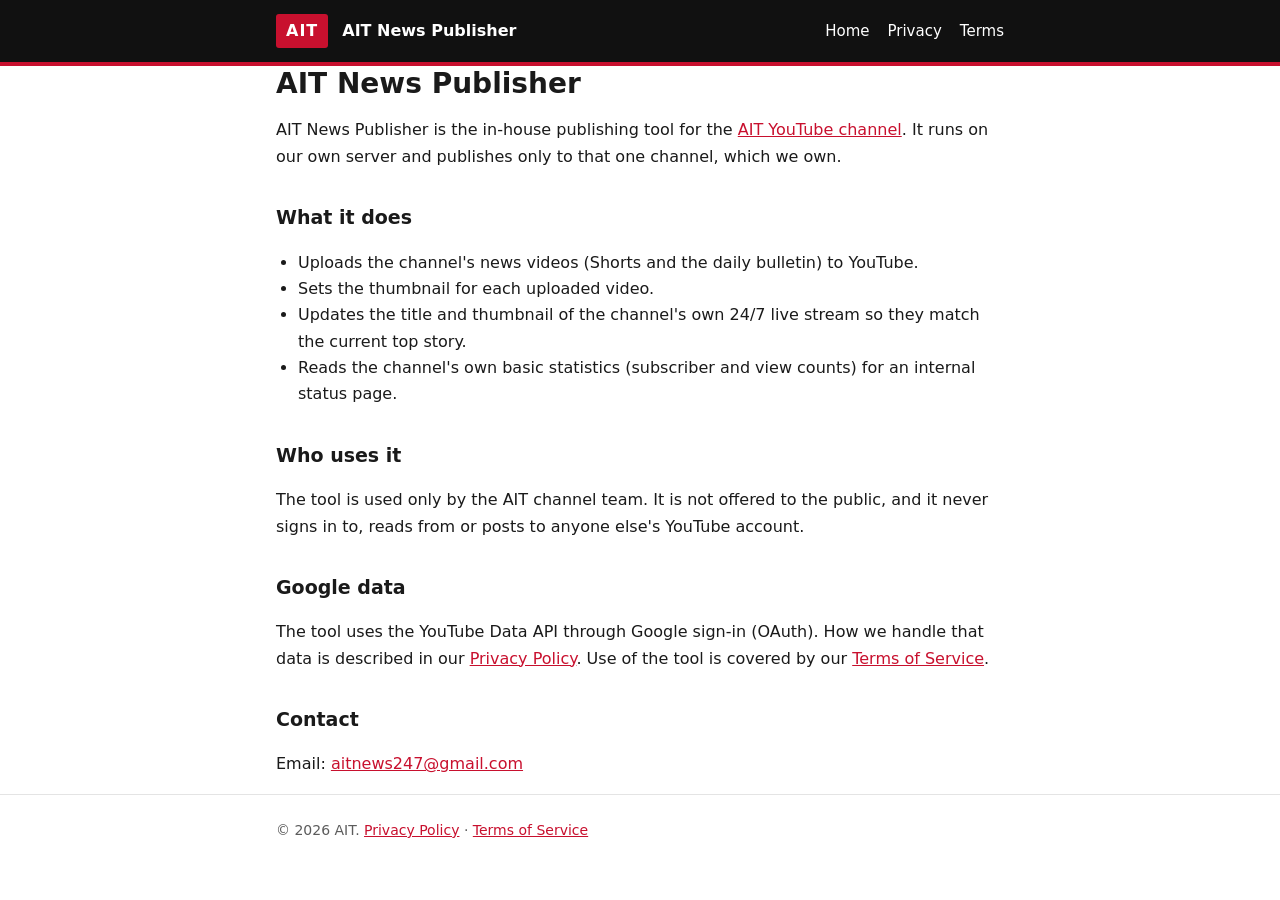
<file: index.html>
<!doctype html>
<html lang="en">
<head>
<meta charset="utf-8">
<meta name="viewport" content="width=device-width, initial-scale=1">
<title>AIT News Publisher</title>
<meta name="description" content="AIT News Publisher is the publishing tool for the AIT YouTube channel.">
<link rel="stylesheet" href="style.css">
</head>
<body>
<header><div class="wrap">
  <span class="logo">AIT</span><strong>AIT News Publisher</strong>
  <nav><a href="./">Home</a><a href="privacy.html">Privacy</a><a href="terms.html">Terms</a></nav>
</div></header>
<main class="wrap">
  <h1>AIT News Publisher</h1>
  <p>AIT News Publisher is the in-house publishing tool for the
  <a href="https://www.youtube.com/channel/UCHllDFuwvPAPGUkDrHXGpEg">AIT YouTube channel</a>.
  It runs on our own server and publishes only to that one channel, which we own.</p>

  <h2>What it does</h2>
  <ul>
    <li>Uploads the channel's news videos (Shorts and the daily bulletin) to YouTube.</li>
    <li>Sets the thumbnail for each uploaded video.</li>
    <li>Updates the title and thumbnail of the channel's own 24/7 live stream so they match the current top story.</li>
    <li>Reads the channel's own basic statistics (subscriber and view counts) for an internal status page.</li>
  </ul>

  <h2>Who uses it</h2>
  <p>The tool is used only by the AIT channel team. It is not offered to the public, and it never
  signs in to, reads from or posts to anyone else's YouTube account.</p>

  <h2>Google data</h2>
  <p>The tool uses the YouTube Data API through Google sign-in (OAuth). How we handle that data is described in
  our <a href="privacy.html">Privacy Policy</a>. Use of the tool is covered by our <a href="terms.html">Terms of Service</a>.</p>

  <h2>Contact</h2>
  <p>Email: <a href="mailto:aitnews247@gmail.com">aitnews247@gmail.com</a></p>
</main>
<footer><div class="wrap">
  <p>© 2026 AIT. <a href="privacy.html">Privacy Policy</a> · <a href="terms.html">Terms of Service</a></p>
</div></footer>
</body>
</html>
</file>
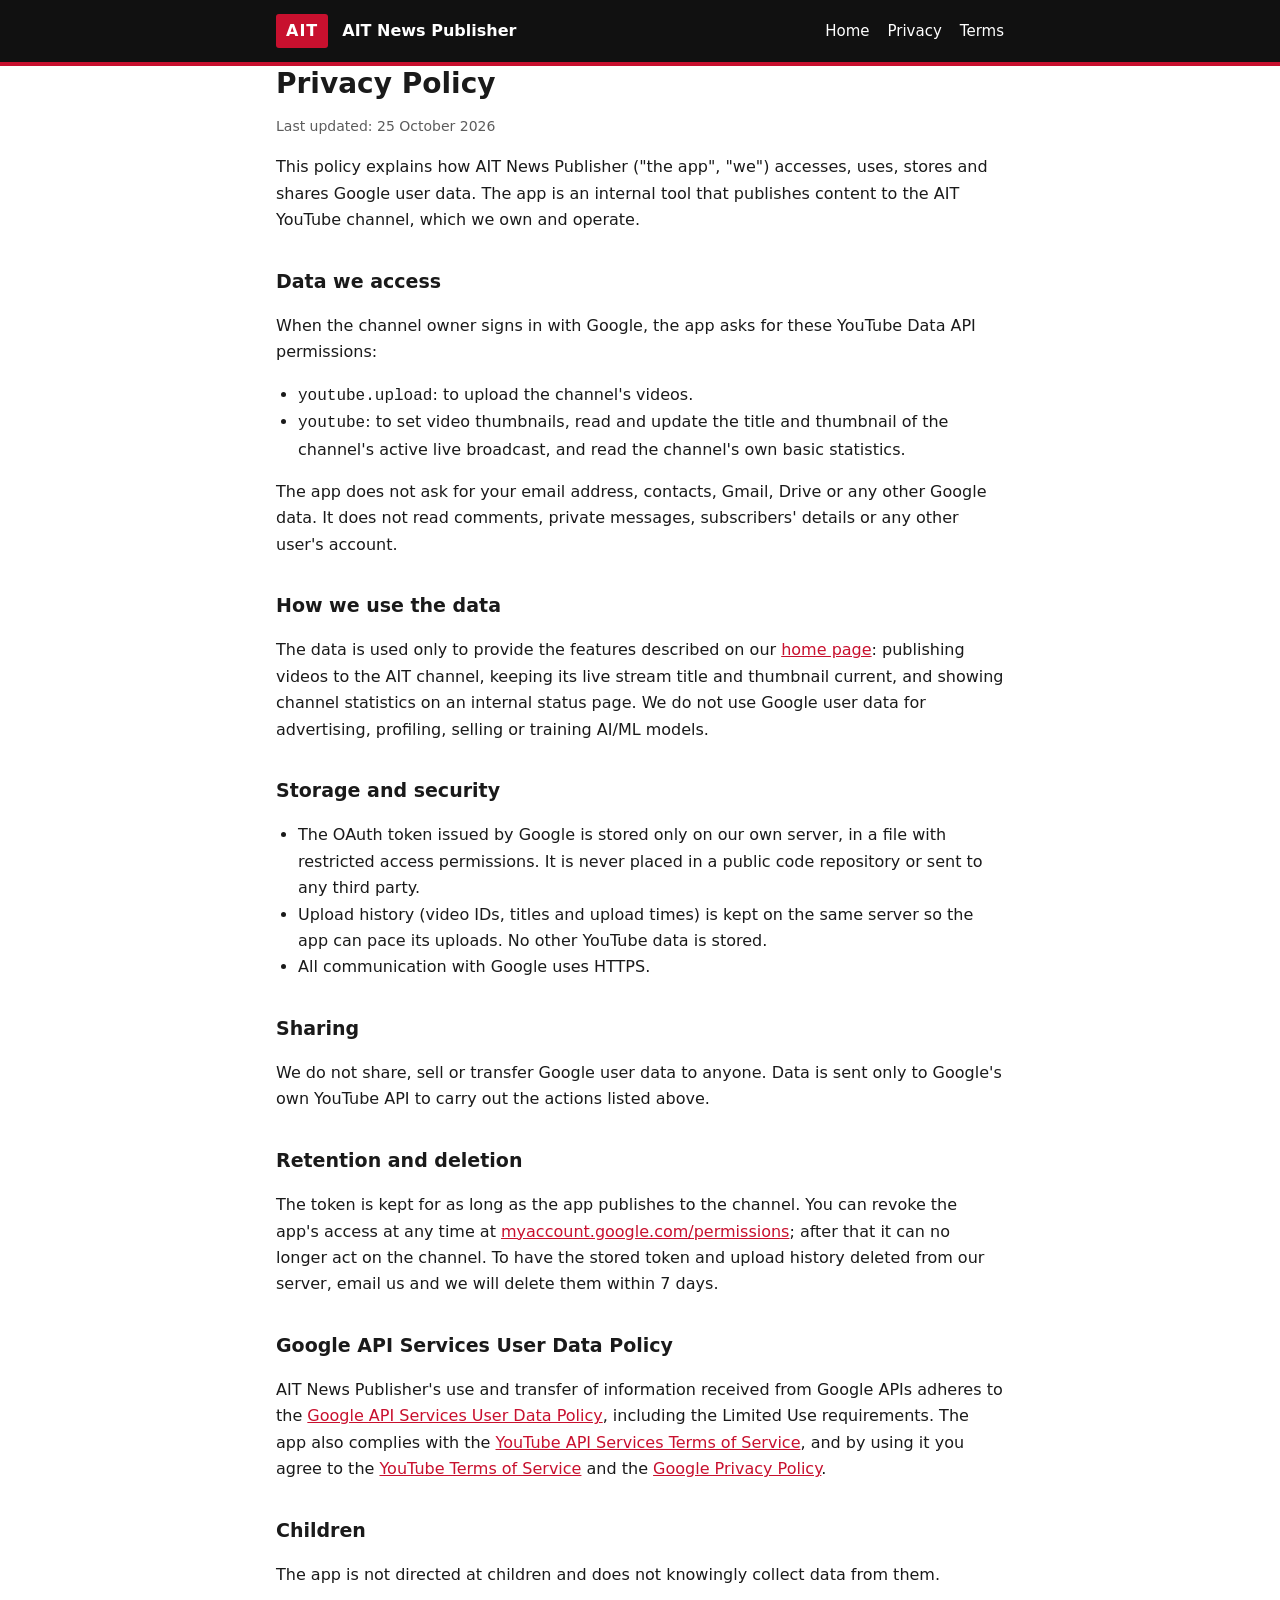
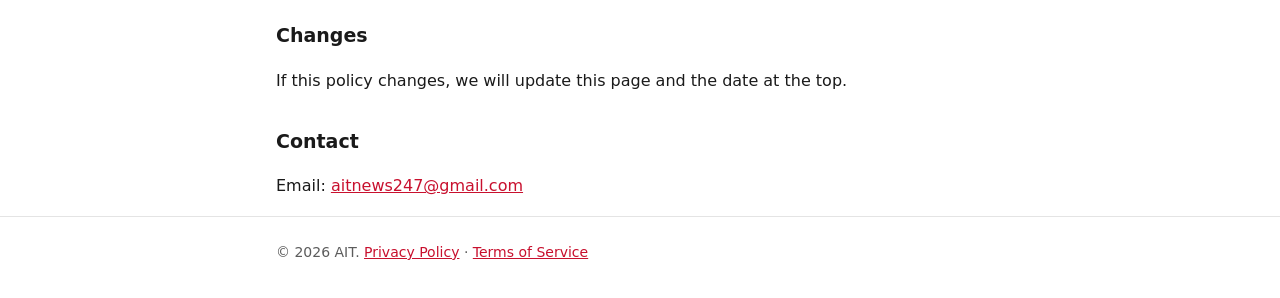
<file: privacy.html>
<!doctype html>
<html lang="en">
<head>
<meta charset="utf-8">
<meta name="viewport" content="width=device-width, initial-scale=1">
<title>Privacy Policy — AIT</title>
<meta name="description" content="Privacy Policy for AIT News Publisher.">
<link rel="stylesheet" href="style.css">
</head>
<body>
<header><div class="wrap">
  <span class="logo">AIT</span><strong>AIT News Publisher</strong>
  <nav><a href="./">Home</a><a href="privacy.html">Privacy</a><a href="terms.html">Terms</a></nav>
</div></header>
<main class="wrap">
  <h1>Privacy Policy</h1>
  <p class="muted">Last updated: 25 October 2026</p>

  <p>This policy explains how AIT News Publisher ("the app", "we") accesses, uses, stores and shares
  Google user data. The app is an internal tool that publishes content to the AIT YouTube channel,
  which we own and operate.</p>

  <h2>Data we access</h2>
  <p>When the channel owner signs in with Google, the app asks for these YouTube Data API permissions:</p>
  <ul>
    <li><code>youtube.upload</code>: to upload the channel's videos.</li>
    <li><code>youtube</code>: to set video thumbnails, read and update the title and thumbnail of the
    channel's active live broadcast, and read the channel's own basic statistics.</li>
  </ul>
  <p>The app does not ask for your email address, contacts, Gmail, Drive or any other Google data.
  It does not read comments, private messages, subscribers' details or any other user's account.</p>

  <h2>How we use the data</h2>
  <p>The data is used only to provide the features described on our <a href="./">home page</a>:
  publishing videos to the AIT channel, keeping its live stream title and thumbnail current, and showing
  channel statistics on an internal status page. We do not use Google user data for advertising,
  profiling, selling or training AI/ML models.</p>

  <h2>Storage and security</h2>
  <ul>
    <li>The OAuth token issued by Google is stored only on our own server, in a file with restricted
    access permissions. It is never placed in a public code repository or sent to any third party.</li>
    <li>Upload history (video IDs, titles and upload times) is kept on the same server so the app can
    pace its uploads. No other YouTube data is stored.</li>
    <li>All communication with Google uses HTTPS.</li>
  </ul>

  <h2>Sharing</h2>
  <p>We do not share, sell or transfer Google user data to anyone. Data is sent only to Google's own
  YouTube API to carry out the actions listed above.</p>

  <h2>Retention and deletion</h2>
  <p>The token is kept for as long as the app publishes to the channel. You can revoke the app's access at
  any time at <a href="https://myaccount.google.com/permissions">myaccount.google.com/permissions</a>;
  after that it can no longer act on the channel. To have the stored token and upload history deleted from
  our server, email us and we will delete them within 7 days.</p>

  <h2>Google API Services User Data Policy</h2>
  <p>AIT News Publisher's use and transfer of information received from Google APIs adheres to the
  <a href="https://developers.google.com/terms/api-services-user-data-policy">Google API Services User Data Policy</a>,
  including the Limited Use requirements. The app also complies with the
  <a href="https://developers.google.com/youtube/terms/api-services-terms-of-service">YouTube API Services Terms of Service</a>,
  and by using it you agree to the <a href="https://www.youtube.com/t/terms">YouTube Terms of Service</a>
  and the <a href="https://policies.google.com/privacy">Google Privacy Policy</a>.</p>

  <h2>Children</h2>
  <p>The app is not directed at children and does not knowingly collect data from them.</p>

  <h2>Changes</h2>
  <p>If this policy changes, we will update this page and the date at the top.</p>

  <h2>Contact</h2>
  <p>Email: <a href="mailto:aitnews247@gmail.com">aitnews247@gmail.com</a></p>
</main>
<footer><div class="wrap">
  <p>© 2026 AIT. <a href="privacy.html">Privacy Policy</a> · <a href="terms.html">Terms of Service</a></p>
</div></footer>
</body>
</html>
</file>
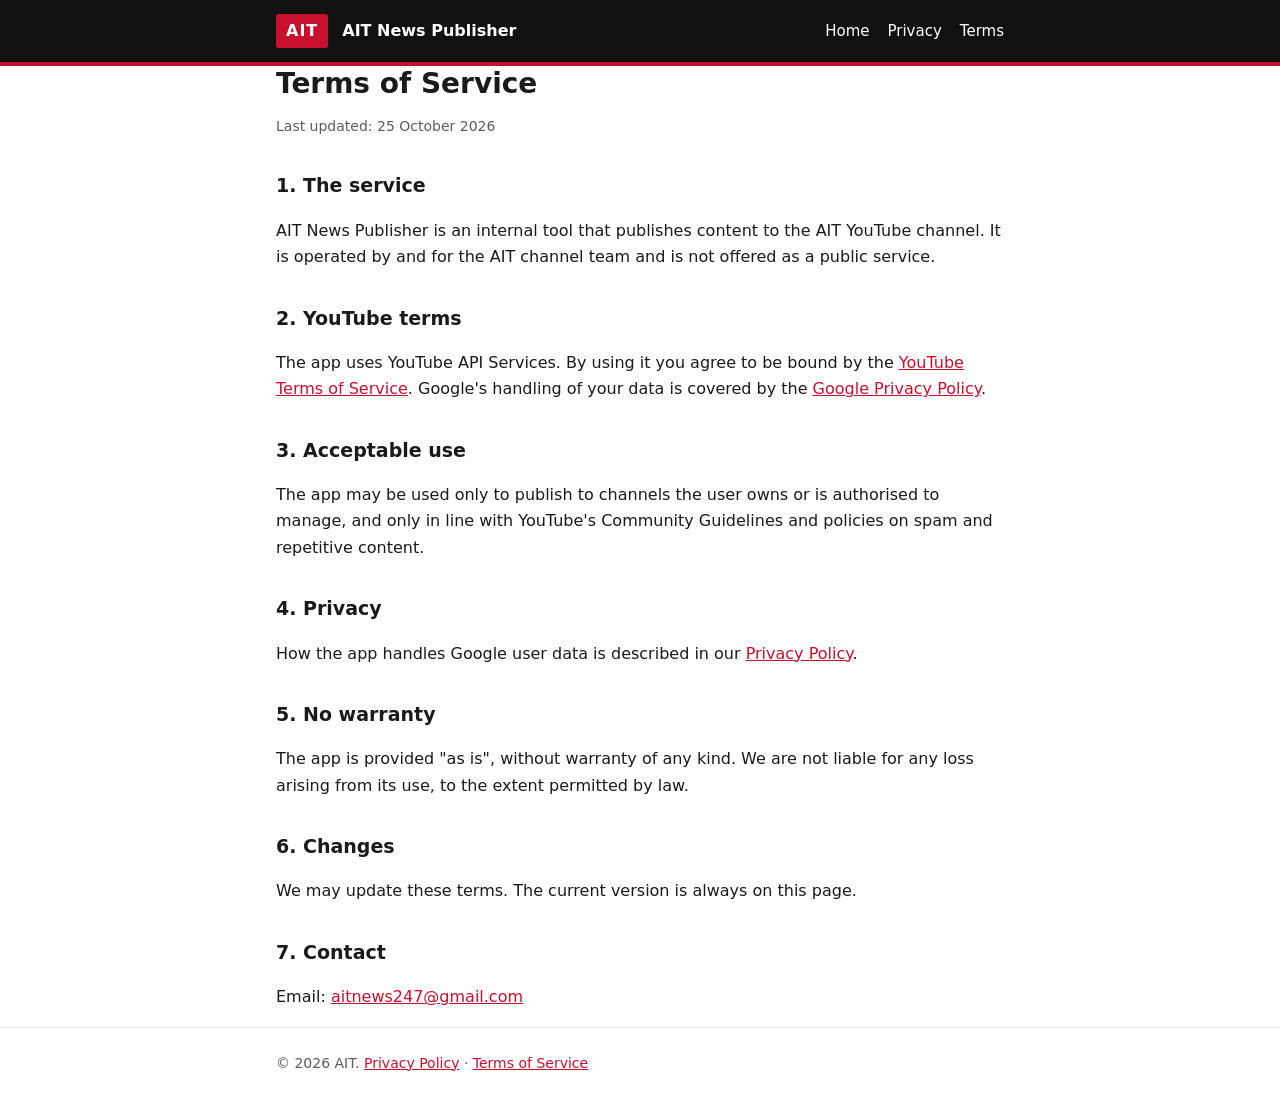
<file: terms.html>
<!doctype html>
<html lang="en">
<head>
<meta charset="utf-8">
<meta name="viewport" content="width=device-width, initial-scale=1">
<title>Terms of Service — AIT</title>
<meta name="description" content="Terms of Service for AIT News Publisher.">
<link rel="stylesheet" href="style.css">
</head>
<body>
<header><div class="wrap">
  <span class="logo">AIT</span><strong>AIT News Publisher</strong>
  <nav><a href="./">Home</a><a href="privacy.html">Privacy</a><a href="terms.html">Terms</a></nav>
</div></header>
<main class="wrap">
  <h1>Terms of Service</h1>
  <p class="muted">Last updated: 25 October 2026</p>

  <h2>1. The service</h2>
  <p>AIT News Publisher is an internal tool that publishes content to the AIT YouTube channel. It is
  operated by and for the AIT channel team and is not offered as a public service.</p>

  <h2>2. YouTube terms</h2>
  <p>The app uses YouTube API Services. By using it you agree to be bound by the
  <a href="https://www.youtube.com/t/terms">YouTube Terms of Service</a>. Google's handling of your data is
  covered by the <a href="https://policies.google.com/privacy">Google Privacy Policy</a>.</p>

  <h2>3. Acceptable use</h2>
  <p>The app may be used only to publish to channels the user owns or is authorised to manage, and only
  in line with YouTube's Community Guidelines and policies on spam and repetitive content.</p>

  <h2>4. Privacy</h2>
  <p>How the app handles Google user data is described in our <a href="privacy.html">Privacy Policy</a>.</p>

  <h2>5. No warranty</h2>
  <p>The app is provided "as is", without warranty of any kind. We are not liable for any loss arising
  from its use, to the extent permitted by law.</p>

  <h2>6. Changes</h2>
  <p>We may update these terms. The current version is always on this page.</p>

  <h2>7. Contact</h2>
  <p>Email: <a href="mailto:aitnews247@gmail.com">aitnews247@gmail.com</a></p>
</main>
<footer><div class="wrap">
  <p>© 2026 AIT. <a href="privacy.html">Privacy Policy</a> · <a href="terms.html">Terms of Service</a></p>
</div></footer>
</body>
</html>
</file>
<file: style.css>
:root {
  --bg: #ffffff;
  --fg: #1a1a1a;
  --muted: #5c5c5c;
  --line: #e4e4e4;
  --brand: #c8102e;
  --band: #111111;
  --band-fg: #ffffff;
}
@media (prefers-color-scheme: dark) {
  :root {
    --bg: #121212;
    --fg: #ececec;
    --muted: #a8a8a8;
    --line: #2c2c2c;
    --band: #000000;
  }
}
* { box-sizing: border-box; }
body {
  margin: 0;
  background: var(--bg);
  color: var(--fg);
  font: 16px/1.65 system-ui, -apple-system, "Segoe UI", Roboto, sans-serif;
}
header {
  background: var(--band);
  color: var(--band-fg);
  border-bottom: 4px solid var(--brand);
}
header .wrap { display: flex; align-items: center; gap: 14px; padding-top: 14px; padding-bottom: 14px; flex-wrap: wrap; }
.logo {
  background: var(--brand);
  color: #fff;
  font-weight: 800;
  letter-spacing: 1px;
  padding: 4px 10px;
  border-radius: 3px;
}
header nav { margin-left: auto; display: flex; gap: 18px; }
header a { color: var(--band-fg); text-decoration: none; font-size: 15px; }
header a:hover { text-decoration: underline; }
.wrap { max-width: 760px; margin: 0 auto; padding: 0 16px; }
main { padding: 32px 0 48px; }
h1 { font-size: 28px; line-height: 1.25; margin: 0 0 8px; }
h2 { font-size: 19px; margin: 32px 0 8px; }
p, li { color: var(--fg); }
.muted { color: var(--muted); font-size: 14px; }
a { color: var(--brand); }
ul { padding-left: 22px; }
footer { border-top: 1px solid var(--line); padding: 20px 0 32px; }
footer p { color: var(--muted); font-size: 14px; margin: 4px 0; }
</file>
